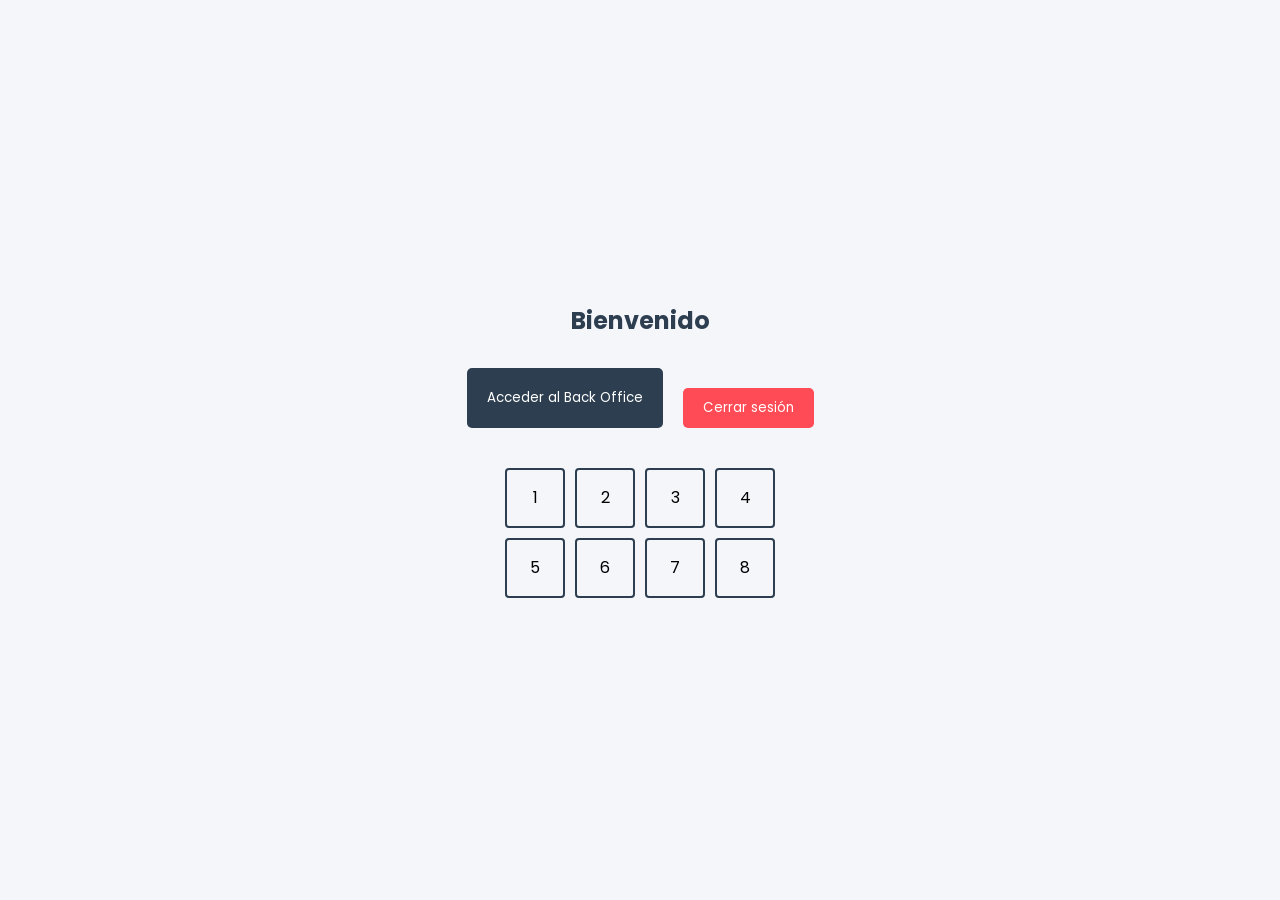
<file: home.html>
<!DOCTYPE html>
<html lang="es">
<head>
    <meta charset="UTF-8">
    <meta name="viewport" content="width=device-width, initial-scale=1.0">
    <title>Home - Basetis Style</title>
    <link rel="stylesheet" href="./styles.css">
    <link href="https://fonts.googleapis.com/css2?family=Poppins:wght@400;500;600&display=swap" rel="stylesheet">
</head>
<body>
    <div class="home-container">
        <h1>Bienvenido</h1>
        <div class="buttons-container">
            <button onclick="irABackOffice()" class="backoffice-button">
                Acceder al Back Office
            </button>
            <button onclick="cerrarSesion()" class="logout-button">
                Cerrar sesión
            </button>
        </div>
        <div class="office-map">
            <div class="desk" data-mesa="1">1</div>
            <div class="desk" data-mesa="2">2</div>
            <div class="desk" data-mesa="3">3</div>
            <div class="desk" data-mesa="4">4</div>
            <div class="desk" data-mesa="5">5</div>
            <div class="desk" data-mesa="6">6</div>
            <div class="desk" data-mesa="7">7</div>
            <div class="desk" data-mesa="8">8</div>
        </div>
        <div id="desk-info" class="desk-info" style="display:none;">
            Mesa seleccionada: <span id="desk-number"></span>
        </div>
    </div>
    <script src="./script.js"></script>
</body>
</html>
</file>
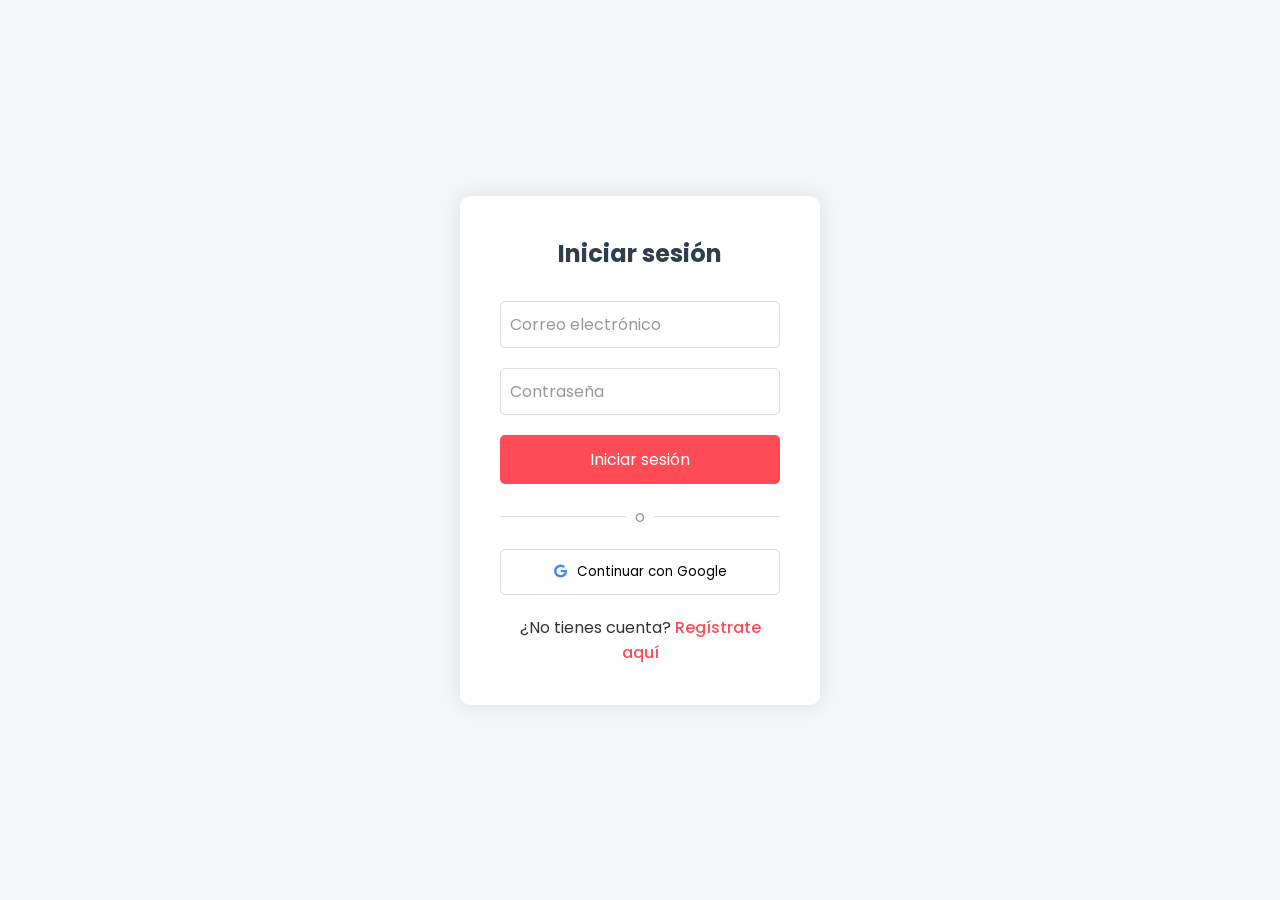
<file: login.html>
<!DOCTYPE html>
<html lang="es">
<head>
    <meta charset="UTF-8">
    <meta name="viewport" content="width=device-width, initial-scale=1.0">
    <title>Login - Basetis Style</title>
    <link rel="stylesheet" href="./styles.css">
    <!-- Google Fonts -->
    <link href="https://fonts.googleapis.com/css2?family=Poppins:wght@400;500;600&display=swap" rel="stylesheet">
    <!-- Font Awesome -->
    <link rel="stylesheet" href="https://cdnjs.cloudflare.com/ajax/libs/font-awesome/6.0.0/css/all.min.css">
</head>
<body>
    <div class="login-container">
        <div class="login-box">
            <h1>Iniciar sesión</h1>
            
            <form class="login-form">
                <div class="form-group">
                    <input type="email" id="email" required>
                    <label for="email">Correo electrónico</label>
                </div>
                
                <div class="form-group">
                    <input type="password" id="password" required>
                    <label for="password">Contraseña</label>
                </div>

                <button type="submit" class="login-button">
                    Iniciar sesión
                </button>
            </form>

            <div class="divider">
                <span>o</span>
            </div>

            <button class="google-button">
                <i class="fab fa-google"></i>
                Continuar con Google
            </button>

            <p class="register-link">
                ¿No tienes cuenta? <a href="/registro">Regístrate aquí</a>
            </p>
        </div>
    </div>
    <script src="./script.js"></script>
</body>
</html>
</file>
<file: styles.css>
:root {
    --primary-color: #FF4B55;
    --secondary-color: #2C3E50;
    --background-color: #F5F6FA;
    --text-color: #333333;
}

* {
    margin: 0;
    padding: 0;
    box-sizing: border-box;
    font-family: 'Poppins', sans-serif;
}

body {
    background-color: var(--background-color);
    display: flex;
    justify-content: center;
    align-items: center;
    min-height: 100vh;
}

.login-container {
    width: 100%;
    max-width: 400px;
    padding: 20px;
}

.login-box {
    background: white;
    padding: 40px;
    border-radius: 10px;
    box-shadow: 0 0 20px rgba(0, 0, 0, 0.1);
}

h1 {
    color: var(--secondary-color);
    text-align: center;
    margin-bottom: 30px;
    font-size: 24px;
}

.form-group {
    position: relative;
    margin-bottom: 20px;
}

input {
    width: 100%;
    padding: 10px;
    border: 1px solid #ddd;
    border-radius: 5px;
    font-size: 16px;
    transition: all 0.3s ease;
}

label {
    position: absolute;
    left: 10px;
    top: 50%;
    transform: translateY(-50%);
    color: #999;
    transition: all 0.3s ease;
    pointer-events: none;
}

input:focus + label,
input:valid + label {
    top: -10px;
    left: 5px;
    font-size: 12px;
    background: white;
    padding: 0 5px;
    color: var(--primary-color);
}

.login-button {
    width: 100%;
    padding: 12px;
    background-color: var(--primary-color);
    color: white;
    border: none;
    border-radius: 5px;
    font-size: 16px;
    cursor: pointer;
    transition: background-color 0.3s ease;
}

.login-button:hover {
    background-color: #E6424B;
}

.divider {
    text-align: center;
    margin: 20px 0;
    position: relative;
}

.divider::before,
.divider::after {
    content: "";
    position: absolute;
    top: 50%;
    width: 45%;
    height: 1px;
    background-color: #ddd;
}

.divider::before {
    left: 0;
}

.divider::after {
    right: 0;
}

.divider span {
    background-color: white;
    padding: 0 10px;
    color: #999;
}

.google-button {
    width: 100%;
    padding: 12px;
    background-color: white;
    border: 1px solid #ddd;
    border-radius: 5px;
    display: flex;
    align-items: center;
    justify-content: center;
    gap: 10px;
    cursor: pointer;
    transition: background-color 0.3s ease;
}

.google-button:hover {
    background-color: #f5f5f5;
}

.google-button i {
    color: #4285F4;
}

.register-link {
    text-align: center;
    margin-top: 20px;
    color: var(--text-color);
}

.register-link a {
    color: var(--primary-color);
    text-decoration: none;
    font-weight: 500;
}

.register-link a:hover {
    text-decoration: underline;
}

/* Estilos para la página home */
.home-container {
    width: 100%;
    max-width: 800px;
    margin: 0 auto;
    padding: 40px;
    text-align: center;
}

.logout-button {
    padding: 10px 20px;
    background-color: var(--primary-color);
    color: white;
    border: none;
    border-radius: 5px;
    cursor: pointer;
    margin-top: 20px;
}

.logout-button:hover {
    background-color: #E6424B;
}

.buttons-container {
    display: flex;
    gap: 20px;
    justify-content: center;
    margin-top: 20px;
}

.backoffice-button {
    padding: 10px 20px;
    background-color: var(--secondary-color);
    color: white;
    border: none;
    border-radius: 5px;
    cursor: pointer;
    transition: background-color 0.3s ease;
}

.backoffice-button:hover {
    background-color: #3d5266;
}

/* Mapa de oficinas en la home */
.office-map {
    display: grid;
    grid-template-columns: repeat(4, 60px);
    gap: 10px;
    justify-content: center;
    margin-top: 40px;
}

.desk {
    width: 60px;
    height: 60px;
    border: 2px solid var(--secondary-color);
    border-radius: 4px;
    display: flex;
    align-items: center;
    justify-content: center;
    cursor: pointer;
    transition: background-color 0.3s;
}

.desk.selected {
    background-color: var(--primary-color);
    color: #fff;
}

.desk-info {
    margin-top: 20px;
    font-weight: 500;
}

/* Estilos base para el back-office */
.backoffice-body {
    margin: 0;
    padding: 0;
    min-height: 100vh;
    display: flex;
    background-color: #f8f9fa;
}

/* Sidebar */
.sidebar {
    width: 250px;
    background-color: var(--secondary-color);
    color: white;
    height: 100vh;
    position: fixed;
    left: 0;
    top: 0;
    display: flex;
    flex-direction: column;
}

.sidebar-header {
    padding: 20px;
    border-bottom: 1px solid rgba(255,255,255,0.1);
}

.sidebar-header h2 {
    margin: 0;
    font-size: 20px;
    color: white;
}

.sidebar-menu {
    padding: 20px 0;
    flex-grow: 1;
    overflow-y: auto;
}

.menu-item {
    display: flex;
    align-items: center;
    padding: 15px 20px;
    color: white;
    text-decoration: none;
    transition: all 0.3s ease;
    gap: 10px;
}

.menu-item:hover, 
.menu-item.active {
    background-color: rgba(255,255,255,0.1);
}

.menu-item i {
    width: 20px;
    text-align: center;
}

.sidebar-footer {
    padding: 20px;
    border-top: 1px solid rgba(255,255,255,0.1);
}

/* Contenido principal */
.main-content {
    flex: 1;
    margin-left: 250px; /* Mismo ancho que el sidebar */
    padding: 30px;
    background-color: #f8f9fa;
    min-height: 100vh;
    box-sizing: border-box;
}

.main-content h1 {
    margin-bottom: 20px;
    color: var(--secondary-color);
}

.content-area {
    background: white;
    padding: 20px;
    border-radius: 10px;
    box-shadow: 0 0 20px rgba(0,0,0,0.1);
}

/* Botón de volver a home */
.home-button {
    width: 100%;
    padding: 12px;
    background-color: var(--primary-color);
    color: white;
    border: none;
    border-radius: 5px;
    cursor: pointer;
    display: flex;
    align-items: center;
    justify-content: center;
    gap: 10px;
    transition: background-color 0.3s ease;
}

.home-button:hover {
    background-color: #E6424B;
}

.home-button i {
    margin-right: 5px;
}

/* Estilos para la sección de espacios */
.espacios-section {
    padding: 20px;
}

.upload-container {
    margin: 20px 0;
}

.upload-area {
    border: 2px dashed #ccc;
    border-radius: 10px;
    padding: 40px;
    text-align: center;
    background: #f9f9f9;
    transition: all 0.3s ease;
    cursor: pointer;
}

.upload-area:hover {
    border-color: var(--primary-color);
    background: #f0f0f0;
}

.upload-area i {
    font-size: 48px;
    color: var(--secondary-color);
    margin-bottom: 15px;
}

.upload-area h3 {
    margin-bottom: 10px;
    color: var(--secondary-color);
}

.upload-button {
    margin-top: 20px;
    padding: 10px 20px;
    background-color: var(--primary-color);
    color: white;
    border: none;
    border-radius: 5px;
    cursor: pointer;
    transition: background-color 0.3s ease;
}

.upload-button:hover {
    background-color: #E6424B;
}

.process-status {
    display: flex;
    flex-direction: column;
    align-items: center;
    gap: 20px;
    padding: 40px;
}

.spinner {
    width: 40px;
    height: 40px;
    border: 4px solid #f3f3f3;
    border-top: 4px solid var(--primary-color);
    border-radius: 50%;
    animation: spin 1s linear infinite;
}

@keyframes spin {
    0% { transform: rotate(0deg); }
    100% { transform: rotate(360deg); }
}
</file>
